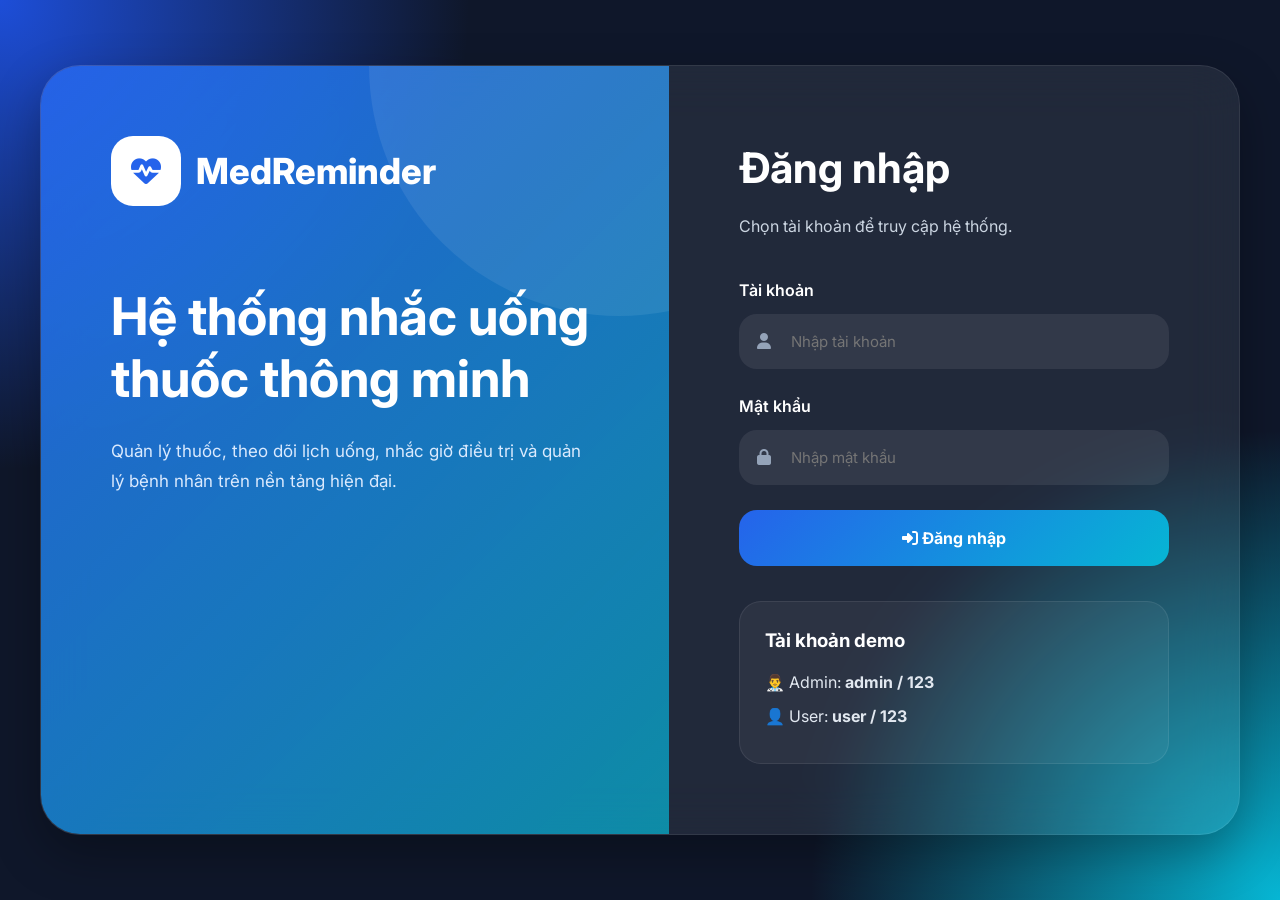
<file: index.html>
<!DOCTYPE html>
<html lang="vi">

<head>
    <meta charset="UTF-8">
    <meta name="viewport" content="width=device-width, initial-scale=1.0">
    <title>MedReminder</title>

    <link rel="stylesheet" href="css/style.css">
    <link rel="stylesheet" href="https://cdnjs.cloudflare.com/ajax/libs/font-awesome/6.5.2/css/all.min.css">

    <script src="https://code.jquery.com/jquery-3.7.1.min.js"></script>
</head>

<body>

    <div class="dashboard">

        <!-- SIDEBAR -->
        <aside class="sidebar">

            <div class="logo">
                <i class="fa-solid fa-heart-pulse"></i>
                <h2>MedReminder</h2>
            </div>

            <ul class="menu">

                <li class="menu-item active" data-tab="home">
                    <i class="fa-solid fa-house"></i>
                    Trang chủ
                </li>

                <li class="menu-item" data-tab="history">
                    <i class="fa-solid fa-clock-rotate-left"></i>
                    Lịch sử uống
                </li>

                <li class="menu-item" data-tab="reminder">
                    <i class="fa-solid fa-bell"></i>
                    Nhắc thuốc
                </li>

            </ul>

            <button class="logout-btn">
                <i class="fa-solid fa-right-from-bracket"></i>
                Đăng xuất
            </button>

        </aside>

        <!-- MAIN -->
        <main class="main-content">

            <!-- HEADER -->
            <div class="topbar">

                <div>
                    <h1>Xin chào 👋</h1>
                    <p>Theo dõi lịch uống thuốc hôm nay</p>
                </div>

                <div class="profile-box">
                    <i class="fa-solid fa-user"></i>
                    <span>User</span>
                </div>

            </div>

            <!-- STATS -->
            <div class="stats-grid">

                <div class="stat-card">
                    <div>
                        <h3 id="totalSchedules">0</h3>
                        <p>Tổng lịch uống</p>
                    </div>
                    <i class="fa-solid fa-capsules"></i>
                </div>

                <div class="stat-card">
                    <div>
                        <h3><span id="todayStatus">Hôm nay</span></h3>
                        <p>Trạng thái điều trị</p>
                    </div>
                    <i class="fa-solid fa-heart-circle-check"></i>
                </div>

            </div>

            <!-- TAB HOME -->
            <div class="table-box tab-content active-tab" id="home">

                <h2>
                    <i class="fa-solid fa-pills"></i>
                    Lịch uống thuốc hôm nay
                </h2>

                <div id="scheduleList"></div>

            </div>

            <!-- TAB HISTORY -->
            <div class="table-box tab-content" id="history">

                <h2>
                    <i class="fa-solid fa-clock-rotate-left"></i>
                    Lịch sử đã uống
                </h2>

                <div id="historyList"></div>

            </div>

        </main>

    </div>

    <!-- API -->
    <script src="js/api.js"></script>
    <script src="js/main.js"></script>

    <!-- TAB SWITCH (JQUERY) -->
    <script>
        $(document).ready(function () {

            $(".menu-item").click(function () {

                let tab = $(this).data("tab");

                $(".menu-item").removeClass("active");
                $(this).addClass("active");

                $(".tab-content").removeClass("active-tab");
                $("#" + tab).addClass("active-tab");

            });

        });
    </script>

</body>

</html>
</file>
<file: css/style.css>
@import url('https://fonts.googleapis.com/css2?family=Inter:wght@300;400;500;600;700;800;900&display=swap');

:root {
    --bg: #0f172a;
    --primary: #2563eb;
    --accent: #06b6d4;
    --glass: rgba(255, 255, 255, 0.06);
    --glass2: rgba(255, 255, 255, 0.04);
    --border: rgba(255, 255, 255, 0.08);
    --text: #ffffff;
    --muted: #94a3b8;
    --shadow: 0 15px 40px rgba(0, 0, 0, 0.35);
    --shadow-soft: 0 8px 20px rgba(0, 0, 0, 0.2);
}

* {
    margin: 0;
    padding: 0;
    box-sizing: border-box;
    font-family: 'Inter', sans-serif;
}

body {
    background: radial-gradient(circle at top left, #1d4ed8 0%, transparent 30%), radial-gradient(circle at bottom right, #06b6d4 0%, transparent 30%), var(--bg);
    min-height: 100vh;
    color: var(--text);
    overflow-x: hidden;
    line-height: 1.5;
}

/* LAYOUT */
.dashboard,
.container {
    display: flex;
    min-height: 100vh;
}

/* SIDEBAR */
.sidebar {
    width: 280px;
    background: var(--glass);
    backdrop-filter: blur(30px);
    border-right: 1px solid var(--border);
    padding: 28px;
    display: flex;
    flex-direction: column;
    justify-content: space-between;
    position: sticky;
    top: 0;
}

.logo {
    display: flex;
    align-items: center;
    gap: 14px;
    margin-bottom: 35px;
}

.logo i,
.logo-icon {
    width: 58px;
    height: 58px;
    border-radius: 18px;
    background: linear-gradient(135deg, var(--primary), var(--accent));
    display: flex;
    justify-content: center;
    align-items: center;
    font-size: 22px;
    box-shadow: 0 12px 30px rgba(37, 99, 235, 0.35);
    transition: 0.3s ease;
}

.logo h2 {
    font-size: 26px;
    font-weight: 800;
}

.menu {
    list-style: none;
    margin-top: 10px;
}

.menu li {
    padding: 14px 16px;
    margin-bottom: 10px;
    border-radius: 14px;
    display: flex;
    align-items: center;
    gap: 12px;
    cursor: pointer;
    color: var(--muted);
    transition: all 0.25s ease;
    position: relative;
}

.menu li:hover,
.menu .active {
    color: white;
    transform: translateX(6px);
    background: rgba(37, 99, 235, 0.18);
}

.logout-btn {
    border: none;
    background: linear-gradient(135deg, #ef4444, #dc2626);
    color: white;
    padding: 15px;
    border-radius: 14px;
    font-weight: 600;
    cursor: pointer;
    transition: 0.25s ease;
}

.logout-btn:hover {
    transform: translateY(-3px);
}

/* MAIN */
.main-content,
.content {
    flex: 1;
    padding: 32px;
}

/* TOPBAR */
.topbar {
    display: flex;
    justify-content: space-between;
    align-items: center;
    margin-bottom: 28px;
}

.welcome h1 {
    font-size: 36px;
    font-weight: 900;
}

.welcome p {
    color: var(--muted);
}

.profile,
.profile-box {
    display: flex;
    align-items: center;
    gap: 12px;
    padding: 10px 14px;
    border-radius: 16px;
    background: var(--glass);
    border: 1px solid var(--border);
}

/* HERO */
.hero {
    background: linear-gradient(135deg, rgba(37, 99, 235, 0.95), rgba(6, 182, 212, 0.75));
    border-radius: 28px;
    padding: 38px;
    margin-bottom: 28px;
    position: relative;
    overflow: hidden;
    box-shadow: var(--shadow);
}

.hero h2 {
    font-size: 34px;
    font-weight: 800;
}

.hero p {
    width: 55%;
    color: #e2e8f0;
}

/* GRID */
.dashboard-grid {
    display: grid;
    grid-template-columns: 1fr 1fr;
    gap: 22px;
}

/* BOX */
.form-box,
.table-box {
    background: var(--glass);
    border: 1px solid var(--border);
    border-radius: 22px;
    padding: 22px;
    backdrop-filter: blur(30px);
    box-shadow: var(--shadow-soft);
}

/* INPUT */
.input-group {
    margin-bottom: 16px;
}

.input-group label {
    display: block;
    margin-bottom: 6px;
    font-weight: 600;
}

.input-group input,
.input-group select {
    width: 100%;
    padding: 13px 14px;
    border-radius: 12px;
    border: 1px solid transparent;
    background: var(--glass2);
    color: white;
    outline: none;
}

/* BUTTON */
.take-btn,
.edit-btn,
.delete-btn,
.submit-btn {
    border: none;
    padding: 11px 14px;
    border-radius: 12px;
    font-weight: 600;
    cursor: pointer;
    color: white;
}

.take-btn,
.edit-btn,
.submit-btn {
    background: linear-gradient(135deg, var(--primary), var(--accent));
}

.delete-btn {
    background: linear-gradient(135deg, #ef4444, #dc2626);
}

/* STAT CARD FIX (QUAN TRỌNG) */
.stats-grid {
    display: grid;
    grid-template-columns: repeat(2, 1fr);
    gap: 15px;
    margin-bottom: 20px;
}

.stat-card {
    background: linear-gradient(135deg, rgba(255, 255, 255, 0.08), rgba(255, 255, 255, 0.04));
    border: 1px solid var(--border);
    border-radius: 22px;
    padding: 20px;
    display: flex;
    justify-content: space-between;
    align-items: center;
    box-shadow: 0 10px 25px rgba(0, 0, 0, 0.25);
    transition: 0.25s ease;
    position: relative;
    overflow: hidden;
}

.stat-card:hover {
    transform: translateY(-5px);
}

.stat-card i {
    font-size: 36px;
    color: var(--accent);
}

/* SCHEDULE */
#scheduleList,
#historyList {
    display: flex;
    flex-direction: column;
    gap: 14px;
}

.schedule-card {
    background: var(--glass);
    border: 1px solid var(--border);
    border-radius: 18px;
    padding: 18px;
    display: flex;
    justify-content: space-between;
    align-items: center;
    transition: 0.25s ease;
}

.schedule-card:hover {
    transform: translateY(-4px);
    border-color: rgba(6, 182, 212, 0.3);
}

/* STATUS */
.status {
    padding: 5px 10px;
    border-radius: 999px;
    font-size: 11px;
    font-weight: 600;
}

.pending {
    background: rgba(251, 191, 36, 0.15);
    color: #facc15;
}

.done {
    background: rgba(34, 197, 94, 0.15);
    color: #4ade80;
}

/* RESPONSIVE */
@media (max-width:1100px) {
    .sidebar {
        display: none;
    }

    .dashboard-grid {
        grid-template-columns: 1fr;
    }

    .stats-grid {
        grid-template-columns: 1fr;
    }
}

@media (max-width:700px) {
    .topbar {
        flex-direction: column;
        align-items: flex-start;
        gap: 10px;
    }

    .hero p {
        width: 100%;
    }
}

.tab-content {
    display: none;
}

.tab-content.active-tab {
    display: block;
}
</file>
